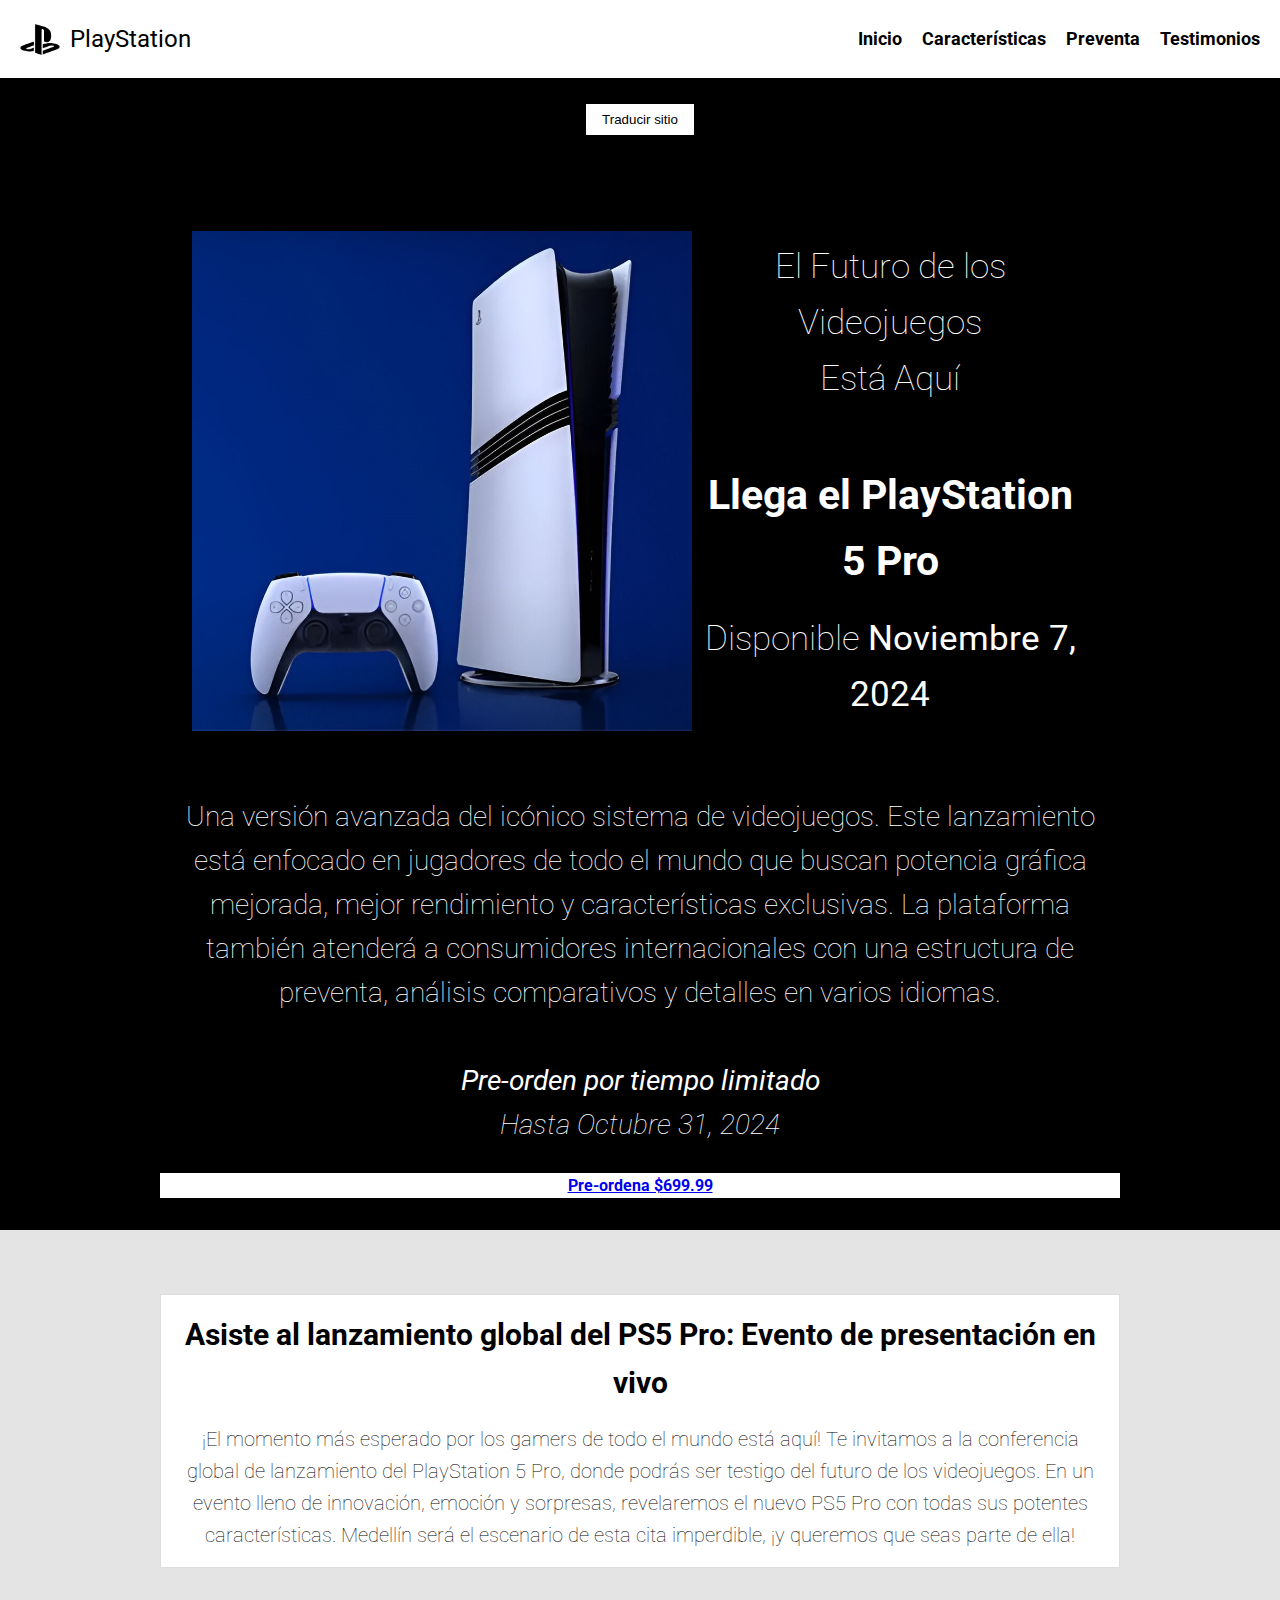
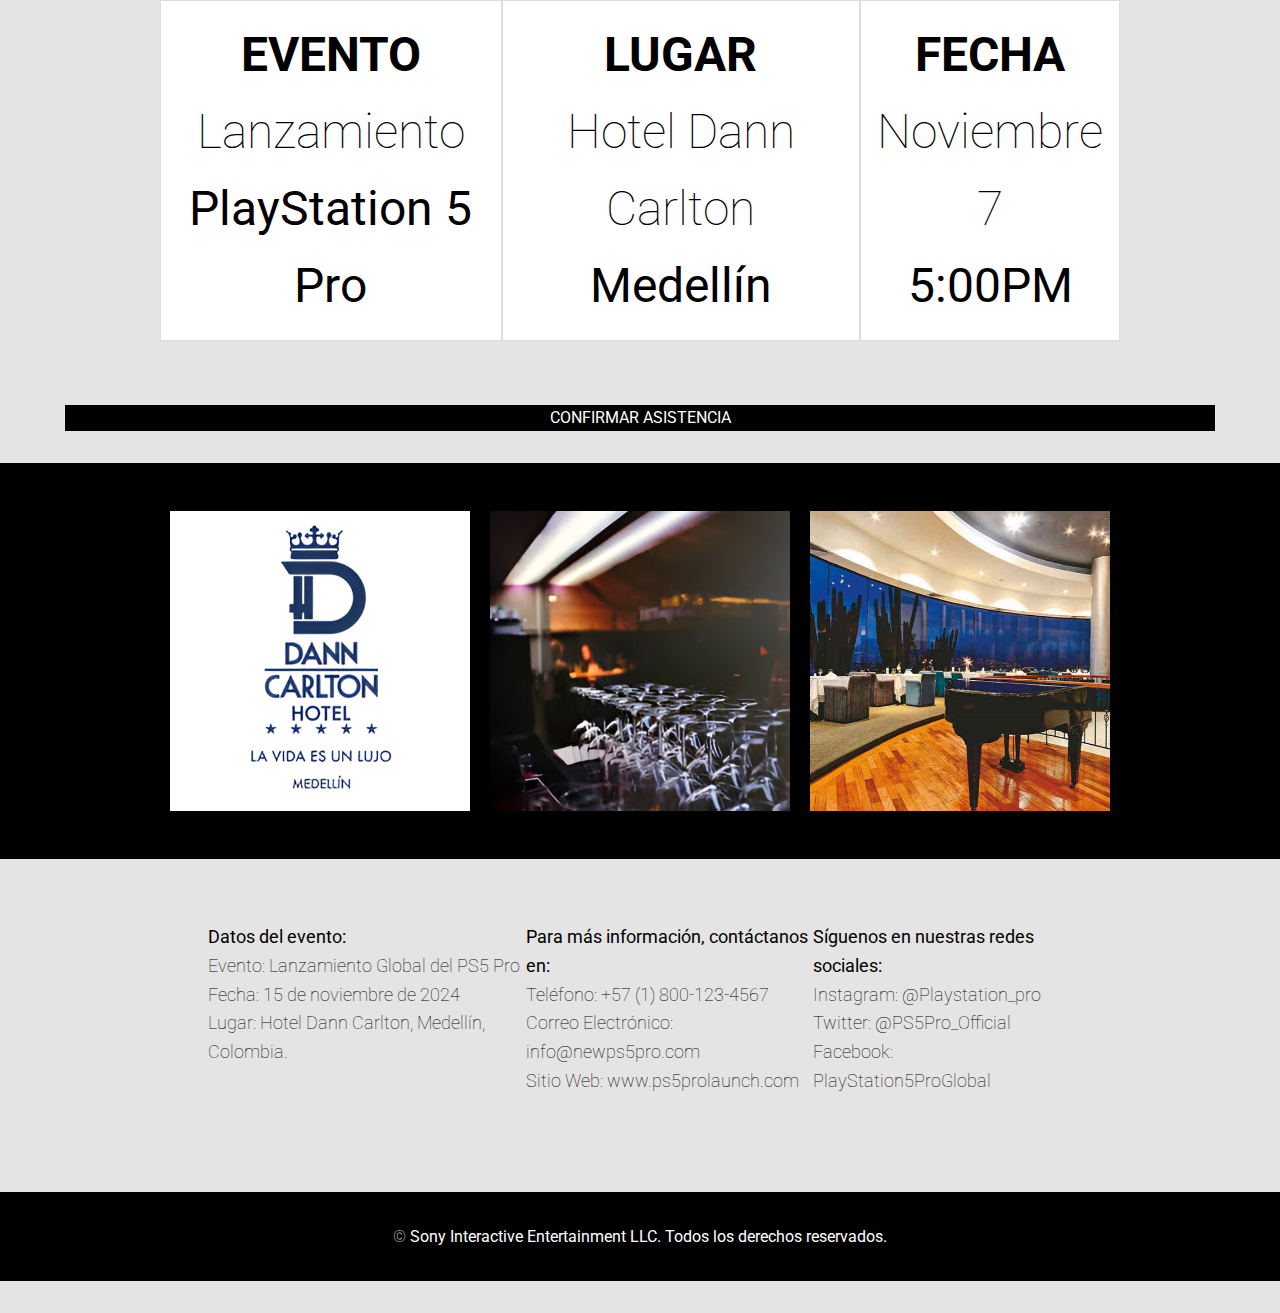
<file: index.html>
<!DOCTYPE html>
<html lang="es">
<style>
    @import url('https://fonts.googleapis.com/css2?family=Roboto:ital,wght@0,100;0,300;0,400;0,500;0,700;0,900;1,100;1,300;1,400;1,500;1,700;1,900&display=swap');
</style>

<head>
    <meta charset="UTF-8">
    <meta name="viewport" content="width=device-width, initial-scale=1.0">
    <title>Lanzamiento PlayStation 5 Pro</title>
    <link rel="stylesheet" href="css/inicio.css">
    <link rel="icon" type="image/png" href="img/logoo.png">
</head>

<body>

    <header>
        <div class="logo">
            <img src="img/logoo.png" alt="PlayStation Logo">
            <span>PlayStation</span>
        </div>
        <nav>
            <ul>
                <li><a href="index.html">Inicio</a></li>
                <li><a href="caracteristicas.html">Características</a></li>
                <li><a href="preventa.html">Preventa</a></li>
                <li><a href="testimonios.html">Testimonios</a></li>
            </ul>
        </nav>
    </header>

    <div class="presentacion">
        <br>
        <div class="button">
            <button class="translate-button">Traducir sitio</button>
        </div>
        <main>
            <section class="intro">
                <img src="img/ps5pro.jpeg" alt="PS5 Pro Image" class="ps5-image">
                <div class="intro-text">
                    <p>El Futuro de los Videojuegos</p>
                    <p>Está Aquí</p>
                    <br>
                    <h3>Llega el PlayStation 5 Pro</h3>
                    <p>Disponible <b>Noviembre 7, 2024</b></p>
            </section>

            <div class="pre-ord">
                <p>Una versión avanzada del icónico sistema de videojuegos. Este lanzamiento está enfocado en jugadores
                    de todo el mundo que buscan potencia gráfica mejorada, mejor rendimiento y características
                    exclusivas. La plataforma también atenderá a consumidores internacionales con una estructura de
                    preventa, análisis comparativos y detalles en varios idiomas.</p>
                <br>
                <div class="limitado">
                <p><b>Pre-orden por tiempo limitado</b></p>
                <p>Hasta Octubre 31, 2024</p>
            </div>
            </div>
            <br>
            <div class="preordenar">
                <a href="preventa.html">Pre-ordena $699.99</a>
            </div>
    </div>

    <section class="event">
        <div class="texto">
            <h2>Asiste al lanzamiento global del PS5 Pro: Evento de presentación en vivo</h2>
            <p>¡El momento más esperado por los gamers de todo el mundo está aquí! Te invitamos a la conferencia global
                de lanzamiento del PlayStation 5 Pro, donde podrás ser testigo del futuro de los videojuegos. En un
                evento lleno de innovación, emoción y sorpresas, revelaremos el nuevo PS5 Pro con todas sus potentes
                características. Medellín será el escenario de esta cita imperdible, ¡y queremos que seas parte de ella!
            </p>
        </div>
        <div class="event-info">
            <div class="event-detail">
                <h4>EVENTO</h4>
                <p>Lanzamiento</p>
                <p><b>PlayStation 5 Pro</b></p>
            </div>
            <div class="event-detail">
                <h4>LUGAR</h4>
                <p>Hotel Dann Carlton</p>
                <p><b>Medellín</b></p>
            </div>
            <div class="event-detail">
                <h4>FECHA</h4>
                <p>Noviembre 7</p>
                <p><b>5:00PM</b></p>
            </div>
        </div>
    </section>

    <div class="asistencia">
        <p><b>CONFIRMAR ASISTENCIA</b></p>
    </div>
    <section class="otro">
    <section class="confirm">

        <div class="confirm-info">

            <img src="img/logo_dan.png" alt="Hotel Dann Carlton">
            <img src="img/dan_audi.jpeg" alt="Event Venue">
            <img src="img/dan.jpg" alt="Event Venue">

        </div>

    </section>
</section>

    <section class="datos">
        
        <div class="footer-container">
            <div class="evento-info">
                <p><b>Datos del evento:</b></p>
                <p>Evento: Lanzamiento Global del PS5 Pro</p>
                <p>Fecha: 15 de noviembre de 2024</p>
                <p>Lugar: Hotel Dann Carlton, Medellín, Colombia.</p>
            </div>
            <div class="contact-info">
                <p><b>Para más información, contáctanos en:</b></p>
                <p>Teléfono: +57 (1) 800-123-4567</p>
                <p>Correo Electrónico: info@newps5pro.com</p>
                <p>Sitio Web: www.ps5prolaunch.com</p>
            </div>
            <div class="social-media">
                <p><b>Síguenos en nuestras redes sociales:</b></p>
                <p>Instagram: @Playstation_pro</p>
                <p>Twitter: @PS5Pro_Official</p>
                <p>Facebook: PlayStation5ProGlobal</p>
            </div>
        </div>
    </section>
    </main>
    <footer>
        <p class="copyright">&copy;<b> Sony Interactive Entertainment LLC. Todos los derechos reservados.</b></p>
    </footer>
</body>

</html>
</file>
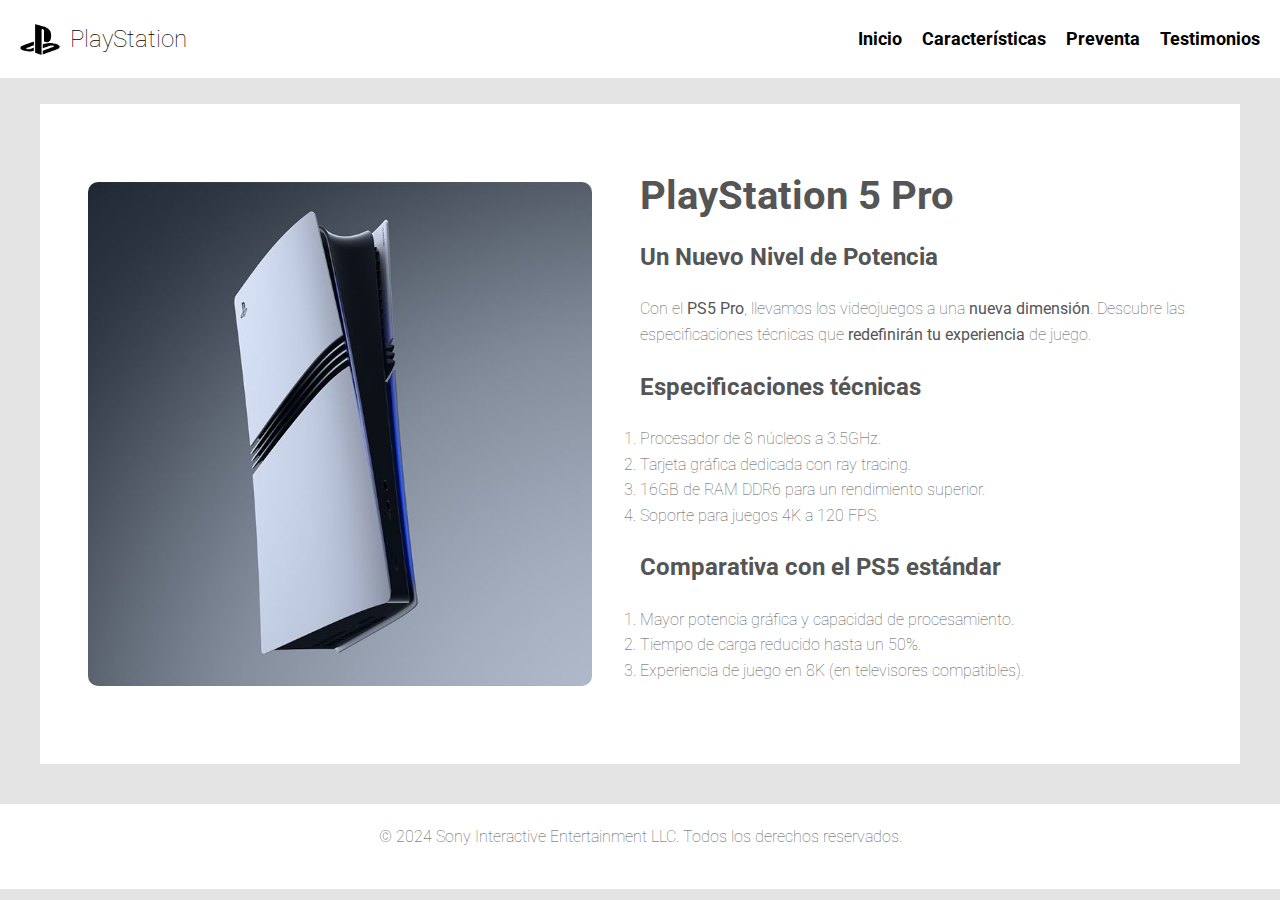
<file: caracteristicas.html>
<!DOCTYPE html>
<html lang="es">
    <style>
        @import url('https://fonts.googleapis.com/css2?family=Roboto:ital,wght@0,100;0,300;0,400;0,500;0,700;0,900;1,100;1,300;1,400;1,500;1,700;1,900&display=swap');
    </style>
<head>
    <meta charset="UTF-8">
    <meta name="viewport" content="width=device-width, initial-scale=1.0">
    <meta name="description" content="PS5 Pro - Un nuevo nivel de potencia">
    <title>Características PlayStation 5 Pro</title>
    <link rel="stylesheet" href="css/caract.css">
    <link rel="icon" type="image/png" href="img/logoo.png">
</head>

<body>

    <header>
        <div class="logo">
            <img src="img/logoo.png" alt="PlayStation Logo">
            <span>PlayStation</span>
        </div>
        <nav>
            <ul>
                <li><a href="index.html">Inicio</a></li>
                <li><a href="caracteristicas.html">Características</a></li>
                <li><a href="preventa.html">Preventa</a></li>
                <li><a href="testimonios.html">Testimonios</a></li>
            </ul>
        </nav>
    </header>

    <br>
    <div class="container">
        <div class="image-container">
            <img src="img/ps5space.jpg" alt="PlayStation 5 Pro">
        </div>
        <div class="content">
            <h1>PlayStation 5 Pro</h1>
            <h2>Un Nuevo Nivel de Potencia</h2>
            <p>Con el <b>PS5 Pro</b>, llevamos los videojuegos a una <b>nueva dimensión</b>. Descubre las
                especificaciones técnicas que <b>redefinirán tu experiencia</b> de juego.</p>

            <h3>Especificaciones técnicas</h3>
            <ol>
                <li>Procesador de 8 núcleos a 3.5GHz.</li>
                <li>Tarjeta gráfica dedicada con ray tracing.</li>
                <li>16GB de RAM DDR6 para un rendimiento superior.</li>
                <li>Soporte para juegos 4K a 120 FPS.</li>
            </ol>

            <h3>Comparativa con el PS5 estándar</h3>
            <ol>
                <li>Mayor potencia gráfica y capacidad de procesamiento.</li>
                <li>Tiempo de carga reducido hasta un 50%.</li>
                <li>Experiencia de juego en 8K (en televisores compatibles).</li>
            </ol>
        </div>
    </div>

    <footer>
        <p>&copy; 2024 Sony Interactive Entertainment LLC. Todos los derechos reservados.</p>
    </footer>

</body>

</html>
</file>
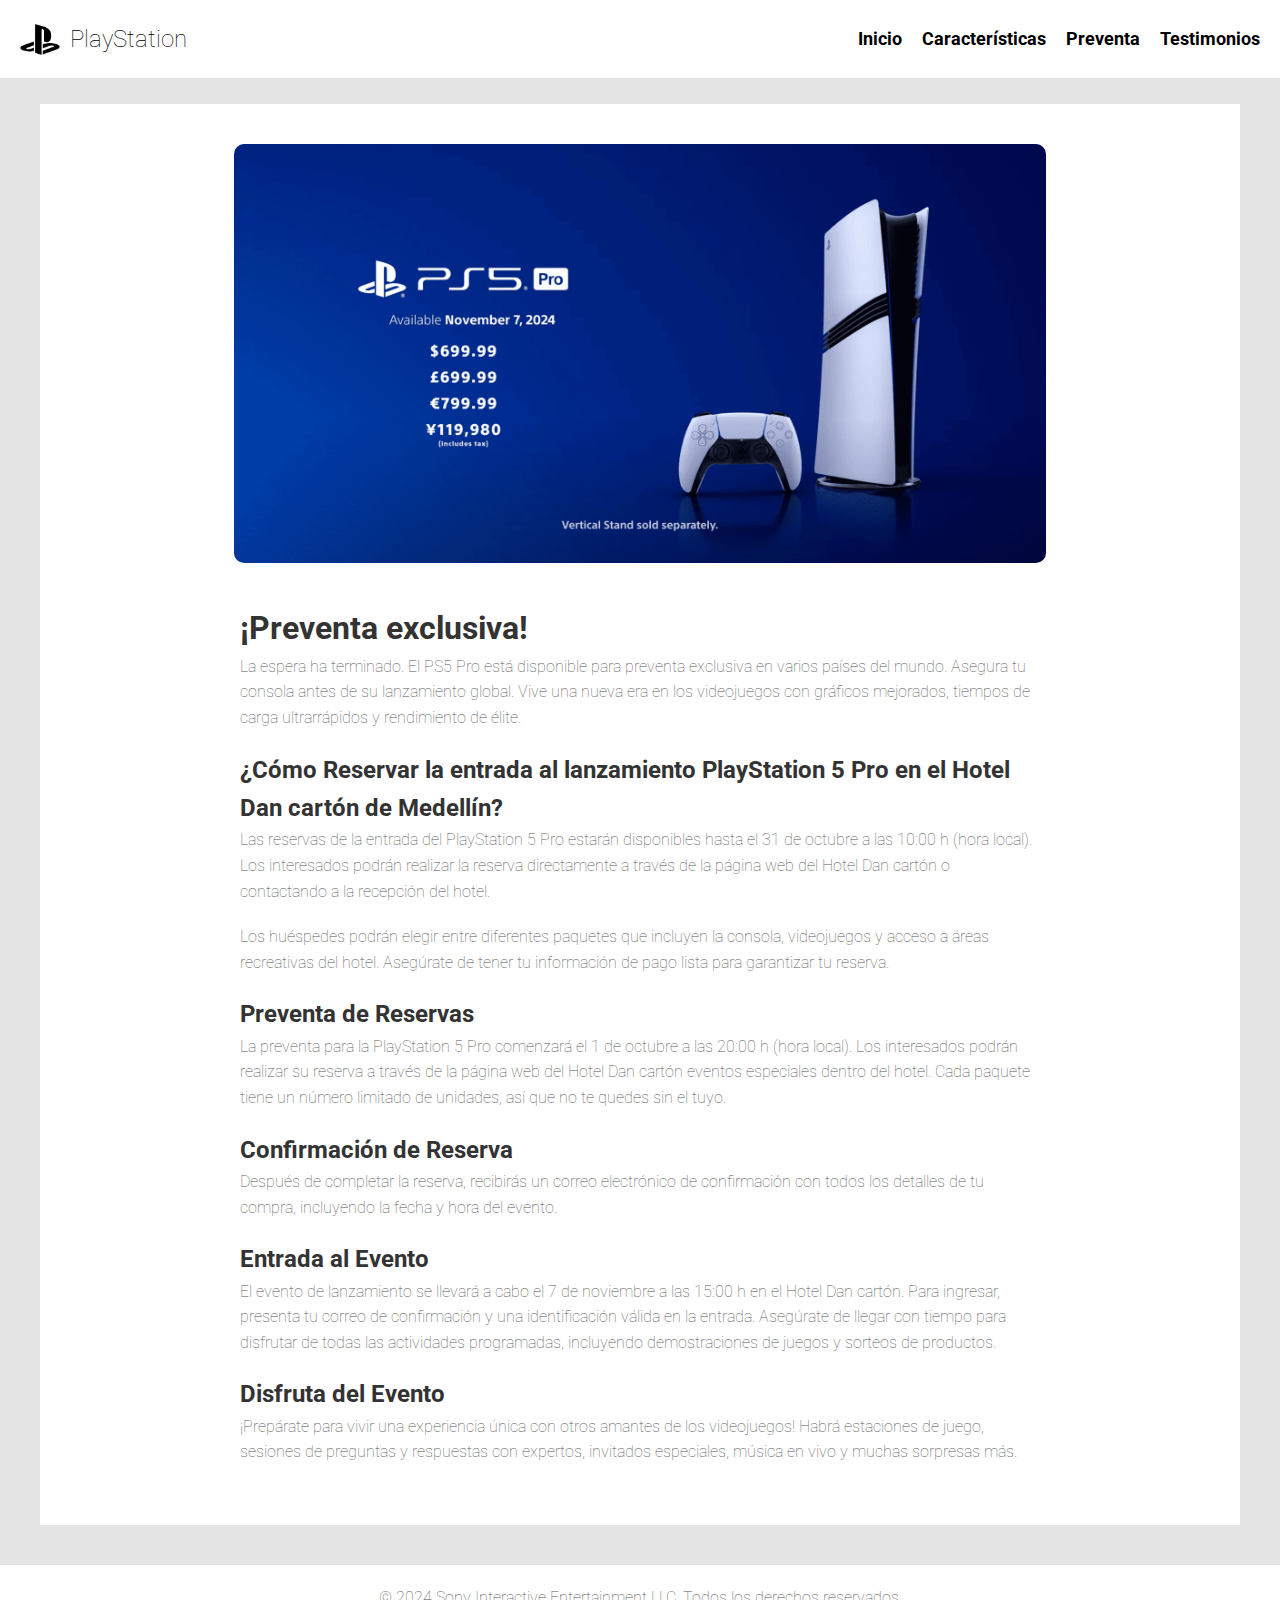
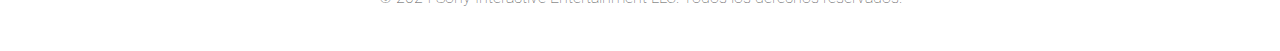
<file: preventa.html>
<!DOCTYPE html>
<html lang="es">
    <style>
        @import url('https://fonts.googleapis.com/css2?family=Roboto:ital,wght@0,100;0,300;0,400;0,500;0,700;0,900;1,100;1,300;1,400;1,500;1,700;1,900&display=swap');
    </style>
<head>
    <meta charset="UTF-8">
    <meta name="viewport" content="width=device-width, initial-scale=1.0">
    <meta name="description" content="Preventa exclusiva PS5 Pro">
    <title>Preventa PlayStation 5 Pro</title>
    <link rel="stylesheet" href="css/prevent.css">
    <link rel="icon" type="image/png" href="img/logoo.png">
</head>

<body>

    <header>
        <div class="logo">
            <img src="img/logoo.png" alt="PlayStation Logo">
            <span>PlayStation</span>
        </div>
        <nav>
            <ul>
                <li><a href="index.html">Inicio</a></li>
                <li><a href="caracteristicas.html">Características</a></li>
                <li><a href="preventa.html">Preventa</a></li>
                <li><a href="testimonios.html">Testimonios</a></li>
            </ul>
        </nav>
    </header>
  
    <br>
    <div class="container">
        <div class="image-container">
            <img src="img/ps5propreciofecha.png" alt="PlayStation 5 Pro">
        </div>
        <div class="content">
            <h1>¡Preventa exclusiva!</h1>
            <p>La espera ha terminado. El PS5 Pro está disponible para preventa exclusiva en varios países del mundo.
                Asegura tu consola antes de su lanzamiento global. Vive una nueva era en los videojuegos con gráficos
                mejorados, tiempos de carga ultrarrápidos y rendimiento de élite.</p>

            <h2>¿Cómo Reservar la entrada al lanzamiento PlayStation 5 Pro en el Hotel Dan cartón de Medellín?</h2>
            <p>Las reservas de la entrada del PlayStation 5 Pro estarán disponibles hasta el 31 de octubre a las 10:00 h
                (hora local). Los interesados podrán realizar la reserva directamente a través de la página web del
                Hotel Dan cartón o contactando a la recepción del hotel.</p>
            <p>Los huéspedes podrán elegir entre diferentes paquetes que incluyen la consola, videojuegos y acceso a
                áreas recreativas del hotel. Asegúrate de tener tu información de pago lista para garantizar tu reserva.
            </p>

            <h2>Preventa de Reservas</h2>
            <p>La preventa para la PlayStation 5 Pro comenzará el 1 de octubre a las 20:00 h (hora local). Los
                interesados podrán realizar su reserva a través de la página web del Hotel Dan cartón eventos especiales
                dentro del hotel. Cada paquete tiene un número limitado de unidades, así que no te quedes sin el tuyo.
            </p>

            <h2>Confirmación de Reserva</h2>
            <p>Después de completar la reserva, recibirás un correo electrónico de confirmación con todos los detalles
                de tu compra, incluyendo la fecha y hora del evento.</p>

            <h2>Entrada al Evento</h2>
            <p>El evento de lanzamiento se llevará a cabo el 7 de noviembre a las 15:00 h en el Hotel Dan cartón. Para
                ingresar, presenta tu correo de confirmación y una identificación válida en la entrada. Asegúrate de
                llegar con tiempo para disfrutar de todas las actividades programadas, incluyendo demostraciones de
                juegos y sorteos de productos.</p>

            <h2>Disfruta del Evento</h2>
            <p>¡Prepárate para vivir una experiencia única con otros amantes de los videojuegos! Habrá estaciones de
                juego, sesiones de preguntas y respuestas con expertos, invitados especiales, música en vivo y muchas
                sorpresas más.</p>
        </div>
    </div>

    <footer>
        <p>&copy; 2024 Sony Interactive Entertainment LLC. Todos los derechos reservados.</p>
    </footer>

</body>

</html>
</file>
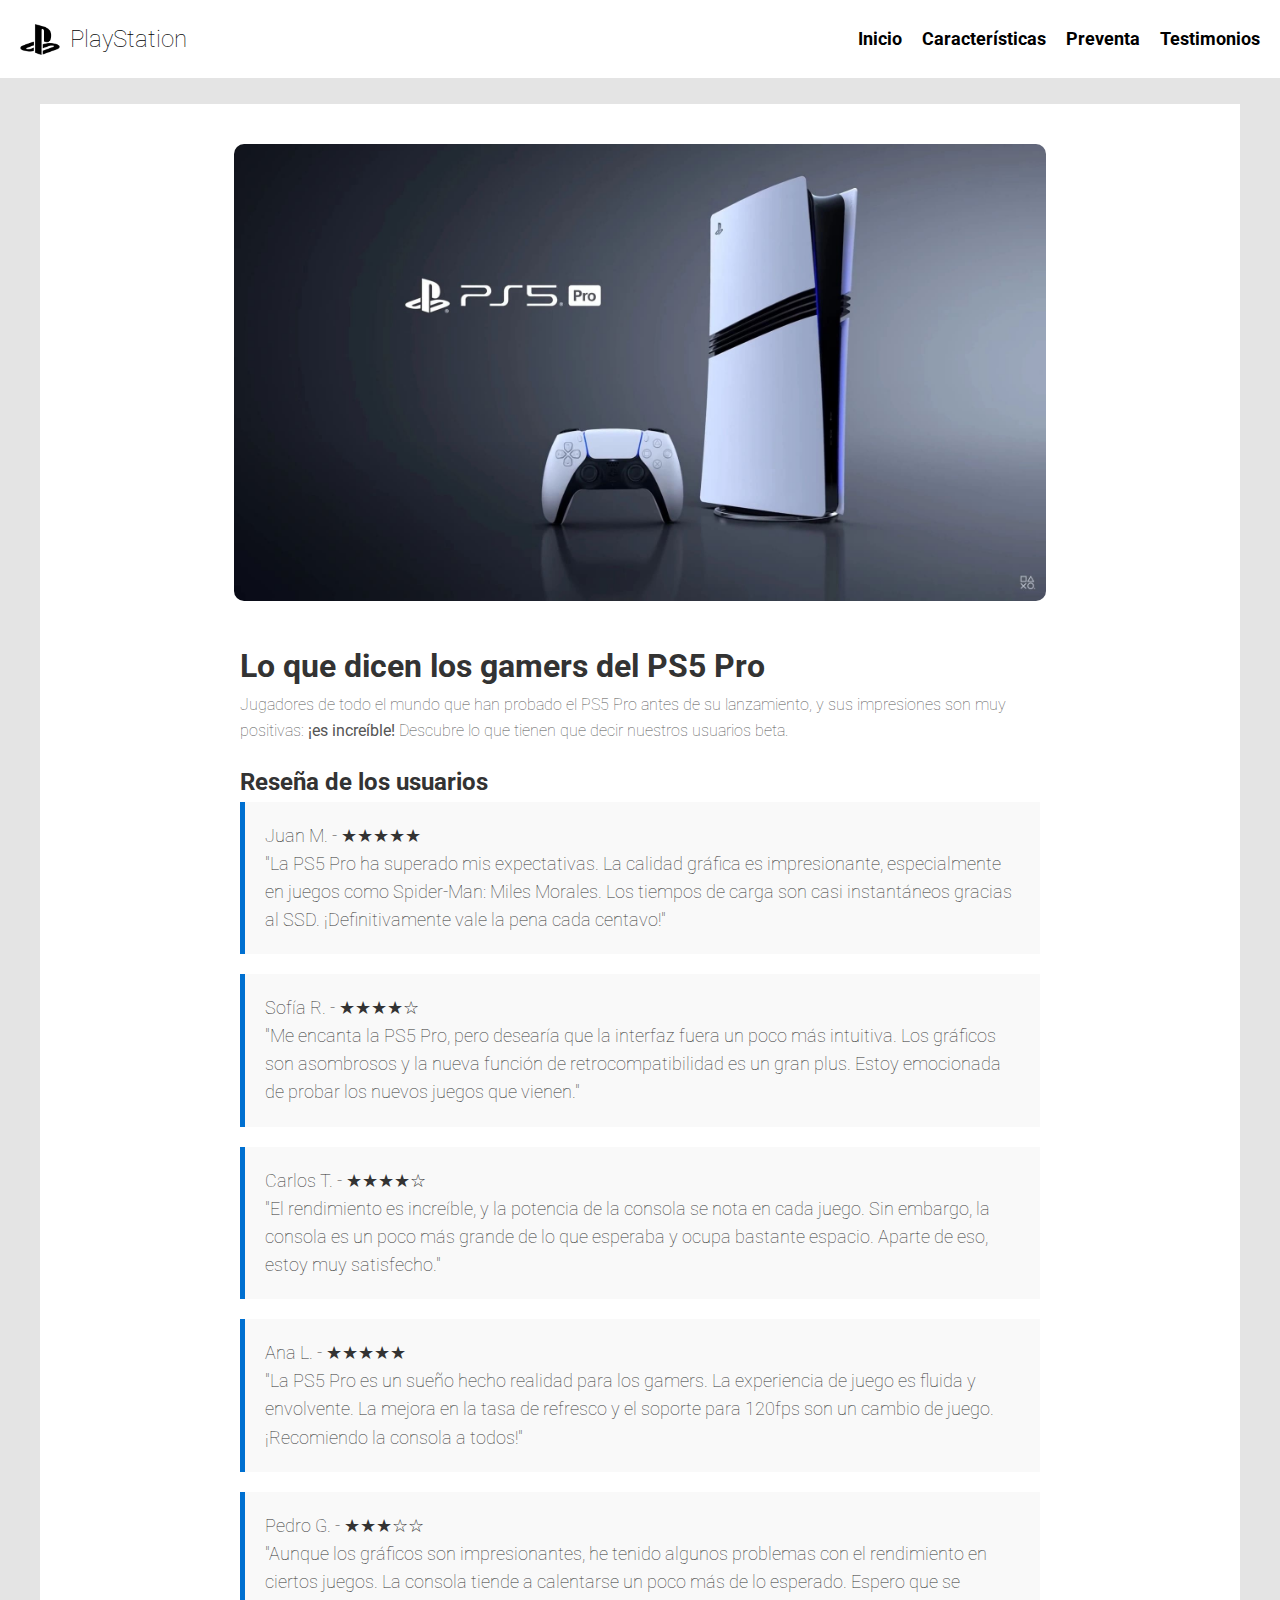
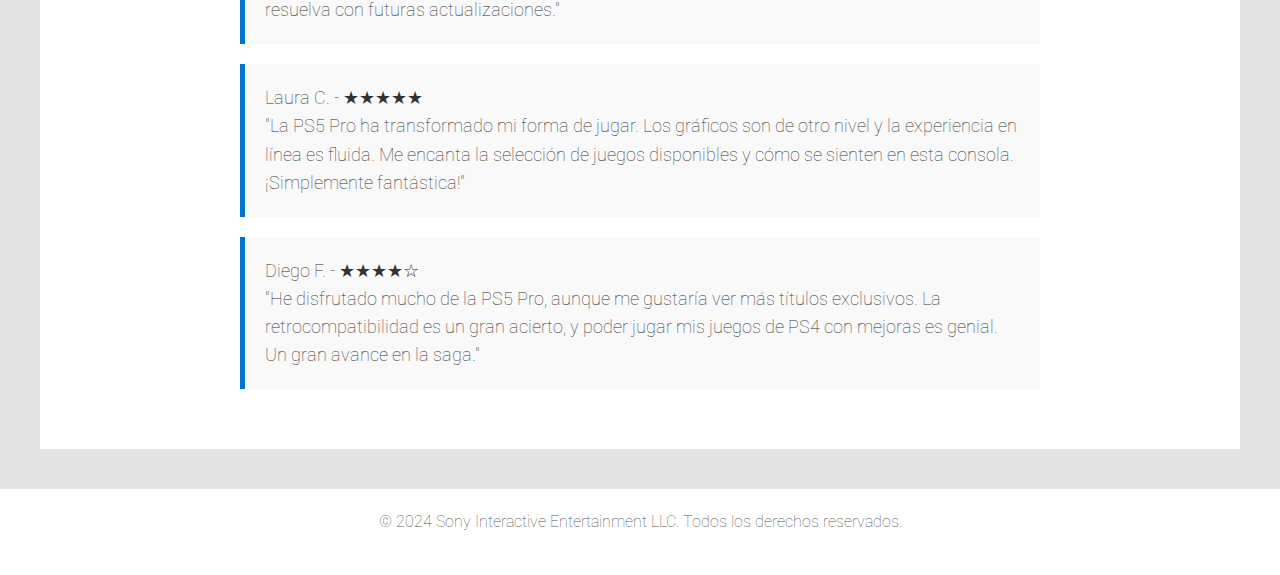
<file: testimonios.html>
<!DOCTYPE html>
<html lang="es">
    <style>
        @import url('https://fonts.googleapis.com/css2?family=Roboto:ital,wght@0,100;0,300;0,400;0,500;0,700;0,900;1,100;1,300;1,400;1,500;1,700;1,900&display=swap');
    </style>
<head>
    <meta charset="UTF-8">
    <meta name="viewport" content="width=device-width, initial-scale=1.0">
    <meta name="description" content="Testimonios PS5 Pro">
    <title>Testimonios - PlayStation 5 Pro</title>
    <link rel="stylesheet" href="css/testim.css">
    <link rel="icon" type="image/png" href="img/logoo.png">
</head>

<body>

    <header>
        <div class="logo">
            <img src="img/logoo.png" alt="PlayStation Logo">
            <span>PlayStation</span>
        </div>
        <nav>
            <ul>
                <li><a href="index.html">Inicio</a></li>
                <li><a href="caracteristicas.html">Características</a></li>
                <li><a href="preventa.html">Preventa</a></li>
                <li><a href="testimonios.html">Testimonios</a></li>
            </ul>
        </nav>
    </header>

    <br>
    <div class="container">
        <div class="image-container">
            <img src="img/ps5gris.jpg" alt="PlayStation 5 Pro">
        </div>
        <div class="content">
            <h1>Lo que dicen los gamers del PS5 Pro</h1>
            <p>Jugadores de todo el mundo que han probado el PS5 Pro antes de su lanzamiento, y sus impresiones son muy
                positivas: <b>¡es increíble!</b> Descubre lo que tienen que decir nuestros usuarios beta.</p>

            <h2>Reseña de los usuarios</h2>

            <blockquote>Juan M. - ★★★★★ <br>"La PS5 Pro ha superado mis expectativas. La calidad gráfica es
                impresionante, especialmente en juegos como Spider-Man: Miles Morales. Los tiempos de carga son casi
                instantáneos gracias al SSD. ¡Definitivamente vale la pena cada centavo!"</blockquote>

            <blockquote>Sofía R. - ★★★★☆ <br>"Me encanta la PS5 Pro, pero desearía que la interfaz fuera un poco más
                intuitiva. Los gráficos son asombrosos y la nueva función de retrocompatibilidad es un gran plus. Estoy
                emocionada de probar los nuevos juegos que vienen."</blockquote>

            <blockquote>Carlos T. - ★★★★☆ <br>"El rendimiento es increíble, y la potencia de la consola se nota en cada
                juego. Sin embargo, la consola es un poco más grande de lo que esperaba y ocupa bastante espacio. Aparte
                de eso, estoy muy satisfecho."</blockquote>

            <blockquote>Ana L. - ★★★★★ <br>"La PS5 Pro es un sueño hecho realidad para los gamers. La experiencia de
                juego es fluida y envolvente. La mejora en la tasa de refresco y el soporte para 120fps son un cambio de
                juego. ¡Recomiendo la consola a todos!"</blockquote>

            <blockquote>Pedro G. - ★★★☆☆ <br>"Aunque los gráficos son impresionantes, he tenido algunos problemas con el
                rendimiento en ciertos juegos. La consola tiende a calentarse un poco más de lo esperado. Espero que se
                resuelva con futuras actualizaciones."</blockquote>

            <blockquote>Laura C. - ★★★★★ <br>"La PS5 Pro ha transformado mi forma de jugar. Los gráficos son de otro
                nivel y la experiencia en línea es fluida. Me encanta la selección de juegos disponibles y cómo se
                sienten en esta consola. ¡Simplemente fantástica!"</blockquote>

            <blockquote>Diego F. - ★★★★☆ <br>"He disfrutado mucho de la PS5 Pro, aunque me gustaría ver más títulos
                exclusivos. La retrocompatibilidad es un gran acierto, y poder jugar mis juegos de PS4 con mejoras es
                genial. Un gran avance en la saga."</blockquote>
        </div>
    </div>

    <footer>
        <p>&copy; 2024 Sony Interactive Entertainment LLC. Todos los derechos reservados.</p>
    </footer>

</body>

</html>
</file>
<file: css/inicio.css>
* {
    margin: 0;
    padding: 0;
    box-sizing: border-box;
}

body {
    font-family: "Roboto", sans-serif;
    font-style: normal;
    font-weight: lighter;
    line-height: 1.6;
    background-color: #e4e4e4;
}

header {
    display: flex;
    justify-content: space-between;
    align-items: center;
    padding: 20px;
    background-color: white;
}

.logo {
    display: flex;
    align-items: center;
    font-weight: normal;
}

.logo img {
    width: 40px;
    height: auto;
    margin-right: 10px;
}

.logo span {
    font-size: 24px;
    font-weight: none;
    color: #000;
}

nav ul {
    list-style: none;
    display: flex;
    gap: 20px;
}

nav ul li a {
    font-weight: bold;
    text-decoration: none;
    color: #000;
    font-size: 18px;
}

nav ul li a:hover {
    color: #0070f3;
}


.button {
    background-color: #000;
    display: flex;
    justify-content: center;
}

.translate-button {
    background-color: #ffffff;
    color: rgb(0, 0, 0);
    padding: 0.5rem 1rem;
    border: none;
    cursor: pointer;
    text-align: center;
    display: flex;
    justify-content: center;
}

main {
    width: 90%;
    margin: 2rem auto;
}

main {
    width: 80%; 
    max-width: 1200px; 
    margin: 2rem auto;
    padding: 2rem;
}

.presentacion {
    background-color: #000;
}

.intro {
    font-size: 35px;
    display: flex;
    justify-content: space-between;
    align-items: center;
    background-color: #000;
    color: white;
    padding: 2rem;
    text-align: center;
}

.ps5-image {
    width: 500px;
}

.intro-text h1,
h2,
h3 {
    margin-bottom: 1rem;
}

.pre-ord {
    font-size: 27.5px;
    text-align: center;
    color: #fff;
    margin-top: 2rem;
}

.pre-order button {
    background-color: #0073e6;
    color: white;
    padding: 0.5rem 1rem;
    border: none;
    cursor: pointer;
    font-size: 1rem;
}

.preordenar {
    background-color: rgb(255, 255, 255);
    color: rgb(0, 0, 0);
    text-align: center;
    padding: 0.5 0.5;
    font-weight: bold;
    text-decoration: none;
}

.event {
    width: 80%;
    max-width: 1200px;
    margin: 2rem auto;
    padding: 2rem;
    text-align: center;
}

.texto {
    font-size: 20px;
    background-color: #fff;
    padding: 1rem;
    border: 1px solid #ddd;
}


.limitado {
    font-style: italic;
}


.event-info {
    font-size: 48px;
    display: flex;
    justify-content: space-around;
    margin-top: 2rem;
}


.event-detail {
    background-color: #fff;
    padding: 1rem;
    border: 1px solid #ddd;
}



.asistencia {
    background-color: #000;
    color: #fff;
    text-align: center;
    padding: 0.5 0.5;
    max-width: 1150px;
    margin: auto;
}

.confirm {
    margin-top: 1;
    text-align: center;
}

.confirm-info {
    display: flex;
    justify-content: space-around;
    margin-top: 1rem;
    background-color: #000;
        width: 80%;
        max-width: 1200px;
        margin: 2rem auto;
        padding: 2rem;
}

.confirm-info img {
    width: 300px;
    margin-top: 1rem;
    margin-bottom: 1rem;
}

.otro {
    background-color: #000;
}

.datos {
    font-size: 18px;
    width: 80%;
    max-width: 1200px;
    margin: 2rem auto;
    padding: 2rem;
}

footer {
    color: rgb(0, 0, 0);
    padding: 2rem 0;
    text-align: center;
}

.footer-container {
    display: flex;
    justify-content: space-around;
    width: 90%;
    margin: 0 auto;
}

footer p {
    padding: 2rem 2rem;
    border: none;
    background-color: #000;
    color: #fff
}


@media (max-width: 720px) {
    header {
        flex-direction: column;
        align-items: flex-start;
        padding: 15px;
    }

    .logo span {
        font-size: 20px;
    }

    nav ul {
        flex-direction: column;
        gap: 10px;
        align-items: flex-start;
    }

    nav ul li a {
        font-size: 16px;
    }

    .intro {
        font-size: 28px; 
        flex-direction: column; 
        padding: 1rem;
    }

    .ps5-image {
        width: 100%; 
        max-width: 300px; 
    }

    .pre-ord {
        font-size: 22px;
    }

    .event-info {
        font-size: 24px; 
        flex-direction: column;
    }

    .event {
        width: 95%; 
        padding: 1rem; 
    }

    .texto {
        font-size: 16px;
    }

    .confirm-info {
        flex-direction: column;
        align-items: center;
    }

    .confirm-info img {
        width: 80%; 
        max-width: 250px; 
    }

    footer .footer-container {
        flex-direction: column; 
        align-items: center; 
    }

    footer p {
        padding: 1rem;
    }
}
</file>
<file: css/caract.css>
* {
    margin: 0;
    padding: 0;
    box-sizing: border-box;
}

body {
    font-family: "Roboto", sans-serif;
    font-style: normal;
    font-weight: lighter;
    line-height: 1.6;
    background-color: #e4e4e4;
}

header {
    display: flex;
    justify-content: space-between;
    align-items: center;
    padding: 20px;
    background-color: white;
}

.logo {
    display: flex;
    align-items: center;
}

.logo img {
    width: 40px;
    height: auto;
    margin-right: 10px;
}

.logo span {
    font-size: 24px;
    font-weight: none;
    color: #000;
}

nav ul {
    list-style: none;
    display: flex;
    gap: 20px;
}

nav ul li a {
    font-weight: bold;
    text-decoration: none;
    color: #000;
    font-size: 18px;
}

nav ul li a:hover {
    color: #0070f3;
}

.container {
    display: flex;
    max-width: 1200px;
    margin: 0 auto;
    padding: 40px 20px;
    background-color: white;
}

.image-container {
    flex: 1;
    display: flex;
    justify-content: center;
    align-items: center;
}

.image-container img {
    max-width: 90%;
    border-radius: 10px;
}

.content {
    flex: 1;
    padding: 20px;
}

h1 {
    font-size: 2.5rem;
    margin-bottom: 10px;
    color: #555;
}

h2 {
    font-size: 1.5rem;
    color: #555;
    margin-bottom: 20px;
}

h3 {
    font-size: 1.5rem;
    color: #555;
    margin-bottom: 20px;
}

p {
    color: #555;
    line-height: 1.6;
    margin-bottom: 20px;
}

ol {
    color: #555;
    line-height: 1.6;
    margin-bottom: 20px;
}

footer {
    text-align: center;
    padding: 20px;
    background-color: white;
    margin-top: 40px;
}

footer p {
    color: #555;
}


@media (max-width: 720px) {
    header {
        flex-direction: column;
        align-items: flex-start;
        padding: 15px;
    }

    .logo span {
        font-size: 20px;
    }

    nav ul {
        flex-direction: column;
        gap: 10px;
        align-items: flex-start;
    }

    nav ul li a {
        font-size: 16px;
    }

    .container {
        flex-direction: column;
        padding: 20px;
    }

    .image-container {
        margin-bottom: 20px;
    }

    .content {
        padding: 10px;
    }

    h1 {
        font-size: 2rem;
    }

    h2,
    h3 {
        font-size: 1.2rem;
    }

    p,
    ol {
        font-size: 14px;
    }

    footer {
        padding: 10px;
    }
}
</file>
<file: css/prevent.css>
* {
    margin: 0;
    padding: 0;
    box-sizing: border-box;
}

body {
    font-family: "Roboto", sans-serif;
    font-style: normal;
    font-weight: lighter;
    line-height: 1.6;
    background-color: #e4e4e4;
}

header {
    display: flex;
    justify-content: space-between;
    align-items: center;
    padding: 20px;
    background-color: white;
}

.logo {
    display: flex;
    align-items: center;
}

.logo img {
    width: 40px;
    height: auto;
    margin-right: 10px;
}

.logo span {
    font-size: 24px;
    font-weight: none;
    color: #000;
}

nav ul {
    list-style: none;
    display: flex;
    gap: 20px;
}

nav ul li a {
    font-weight: bold;
    text-decoration: none;
    color: #000;
    font-size: 18px;
}

nav ul li a:hover {
    color: #0070f3;
}

.container {
    display: flex;
    flex-direction: column;
    align-items: center;
    max-width: 1200px;
    margin: 0 auto;
    padding: 40px 20px;
    background-color: white;
}

.image-container {
    display: flex;
    justify-content: center;
    margin-bottom: 40px;
}

.image-container img {
    max-width: 70%;
    border-radius: 10px;
}

.content {
    max-width: 800px;
    text-align: left;
}

h1, h2 {
    color: #333;
}

p {
    color: #555;
    line-height: 1.6;
    margin-bottom: 20px;
}

footer {
    text-align: center;
    padding: 20px;
    background-color: white;
    margin-top: 40px;
}

footer p {
    color: #555;
}


@media (max-width: 720px) {
    header {
        flex-direction: column;
        align-items: flex-start;
        padding: 15px;
    }

    .logo span {
        font-size: 20px;
    }

    nav ul {
        flex-direction: column;
        gap: 10px;
        align-items: flex-start;
    }

    nav ul li a {
        font-size: 16px;
    }

    .container {
        padding: 20px 10px;
    }

    .image-container img {
        max-width: 90%;
    }

    .content {
        max-width: 100%;
    }

    h1, h2 {
        font-size: 1.5em; 
    }

    p {
        font-size: 14px; 
    }
}
</file>
<file: css/testim.css>
* {
    margin: 0;
    padding: 0;
    box-sizing: border-box;
}

body {
    font-family: "Roboto", sans-serif;
    font-style: normal;
    font-weight: lighter;
    line-height: 1.6;
    background-color: #e4e4e4;
}

header {
    display: flex;
    justify-content: space-between;
    align-items: center;
    padding: 20px;
    background-color: white;
}

.logo {
    display: flex;
    align-items: center;
}

.logo img {
    width: 40px;
    height: auto;
    margin-right: 10px;
}

.logo span {
    font-size: 24px;
    font-weight: none;
    color: #000;
}

nav ul {
    list-style: none;
    display: flex;
    gap: 20px;
}

nav ul li a {
    font-weight: bold;
    text-decoration: none;
    color: #000;
    font-size: 18px;
}

nav ul li a:hover {
    color: #0070f3;
}

.container {
    display: flex;
    flex-direction: column;
    align-items: center;
    max-width: 1200px;
    margin: 0 auto;
    padding: 40px 20px;
    background-color: white;
}

.image-container {
    display: flex;
    justify-content: center;
    margin-bottom: 40px;
}

.image-container img {
    max-width: 70%;
    border-radius: 10px;
}

.content {
    max-width: 800px;
    text-align: left;
}

h1, h2 {
    color: #333;
}

p {
    color: #555;
    line-height: 1.6;
    margin-bottom: 20px;
}

blockquote {
    font-size: 1.1em;
    background-color: #f9f9f9;
    padding: 20px;
    border-left: 5px solid #0070d1;
    margin-bottom: 20px;
    color: #333;
}

footer {
    text-align: center;
    padding: 20px;
    background-color: white;
    margin-top: 40px;
}

footer p {
    color: #555;
}


@media (max-width: 720px) {
    header {
        flex-direction: column;
        align-items: flex-start;
        padding: 15px;
    }

    .logo span {
        font-size: 20px;
    }

    nav ul {
        flex-direction: column;
        gap: 10px;
        align-items: flex-start;
    }

    nav ul li a {
        font-size: 16px;
    }

    .container {
        padding: 20px 10px;
    }

    .image-container img {
        max-width: 90%;
    }

    .content {
        max-width: 100%;
    }

    h1, h2 {
        font-size: 1.5em;
    }

    p {
        font-size: 14px;
    }

    blockquote {
        font-size: 1em; 
        padding: 15px;
    }
}
</file>
